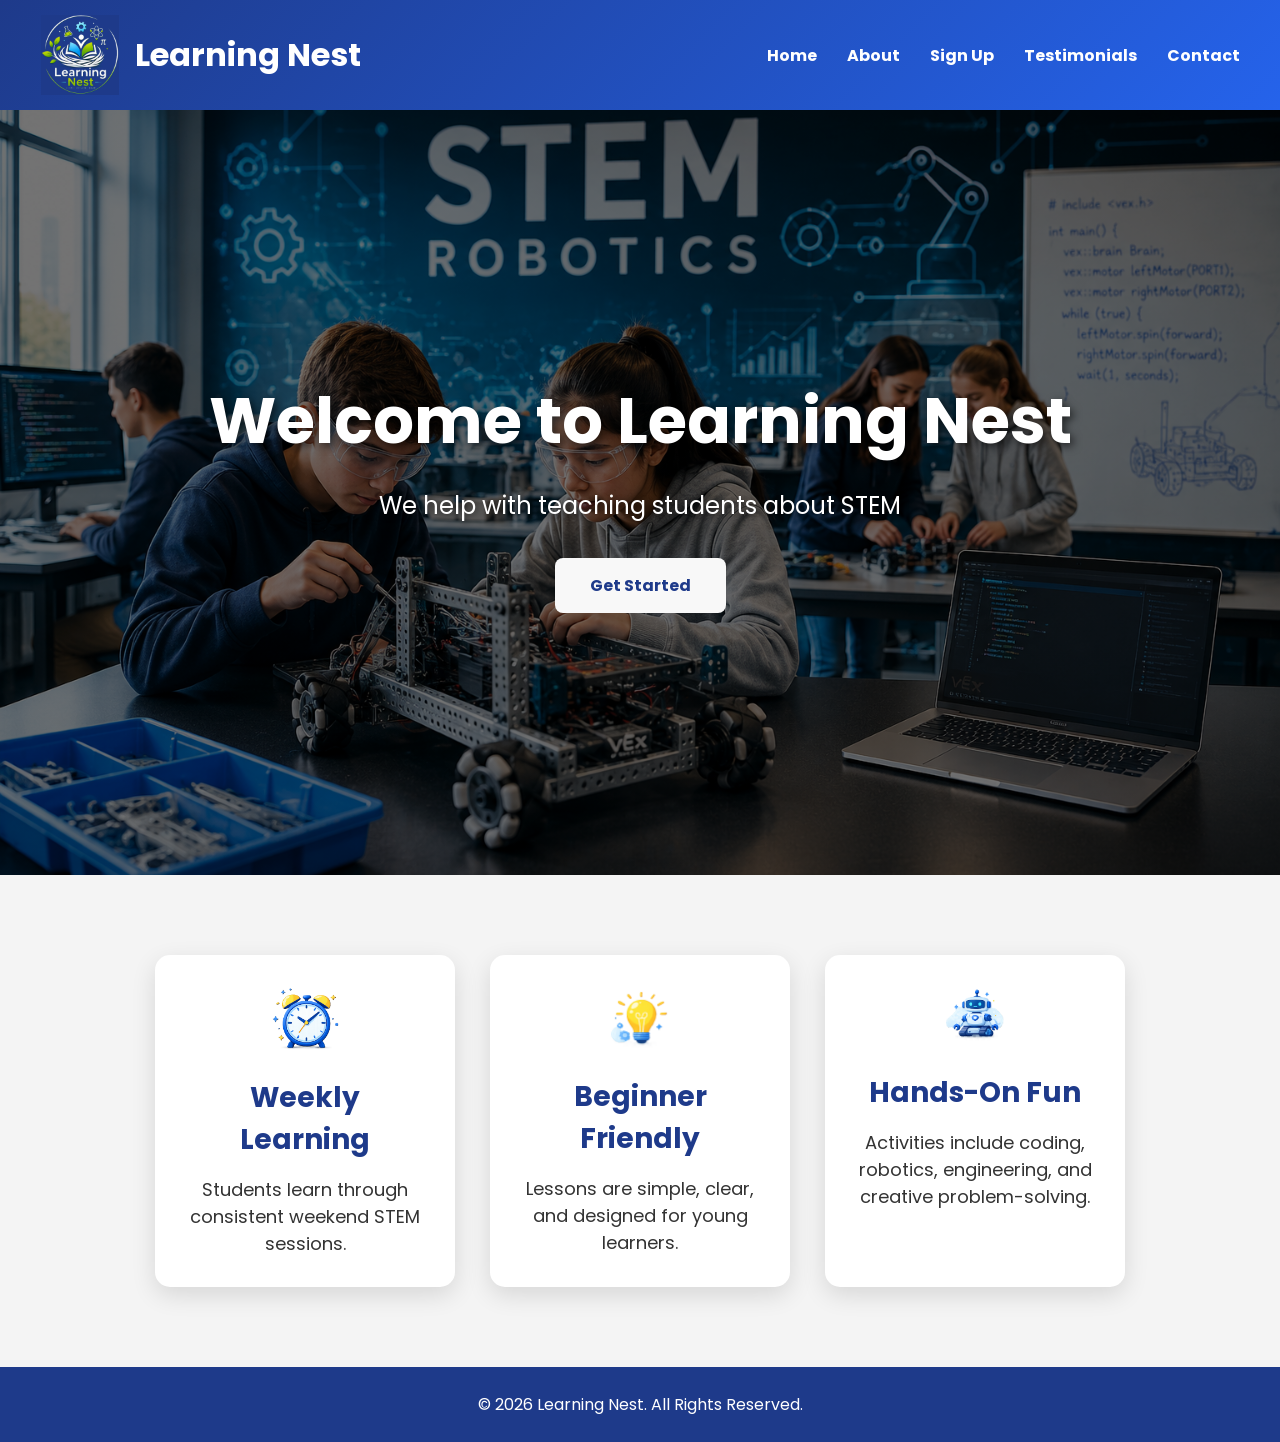
<file: index.html>
<!doctype html>
<html lang="en">
  <head>
    <meta charset="UTF-8" />
    <meta name="viewport" content="width=device-width, initial-scale=1.0" />
    <title>My Website</title>

    <link rel="stylesheet" href="css/styles.css" />
    <link rel="preconnect" href="https://fonts.googleapis.com" />
    <link rel="preconnect" href="https://fonts.gstatic.com" crossorigin />
    <link
      href="https://fonts.googleapis.com/css2?family=Poppins:wght@400;500;600;700;800&display=swap"
      rel="stylesheet"
    />
  </head>

  <body>
    <nav class="navbar">
      <div class="logo-container">
        <img
          src="assets/logo-nest.png"
          alt="Learning Nest Logo"
          class="logo-img"
        />

        <h1 class="logo-text">Learning Nest</h1>
      </div>

      <ul class="nav-links">
        <li><a href="#">Home</a></li>
        <li><a href="about.html">About</a></li>
        <li><a href="signup.html">Sign Up</a></li>
        <li><a href="testimonials.html">Testimonials</a></li>
        <li><a href="contact.html">Contact</a></li>
      </ul>
    </nav>

    <section class="hero">
      <h2>Welcome to Learning Nest</h2>
      <p>We help with teaching students about STEM</p>
      <a href="signup.html" class="btn">Get Started</a>
    </section>

    <section class="features">
      <div class="card">
        <img src="assets/clock-icon.png" alt="Clock Icon" width="50" />

        <h3>Weekly Learning</h3>

        <p>Students learn through consistent weekend STEM sessions.</p>
      </div>

      <div class="card">
        <img src="assets/lightbulb-icon.png" alt="Lightbulb Icon" width="50" />

        <h3>Beginner Friendly</h3>

        <p>Lessons are simple, clear, and designed for young learners.</p>
      </div>

      <div class="card">
        <img src="assets/robot-icon.png" alt="Robot Icon" width="50" />

        <h3>Hands-On Fun</h3>

        <p>Activities include coding, robotics, engineering, and creative problem-solving.</p>
      </div>
    </section>
    <footer>
      <p>&copy; 2026 Learning Nest. All Rights Reserved.</p>
    </footer>
  </body>
</html>
</file>
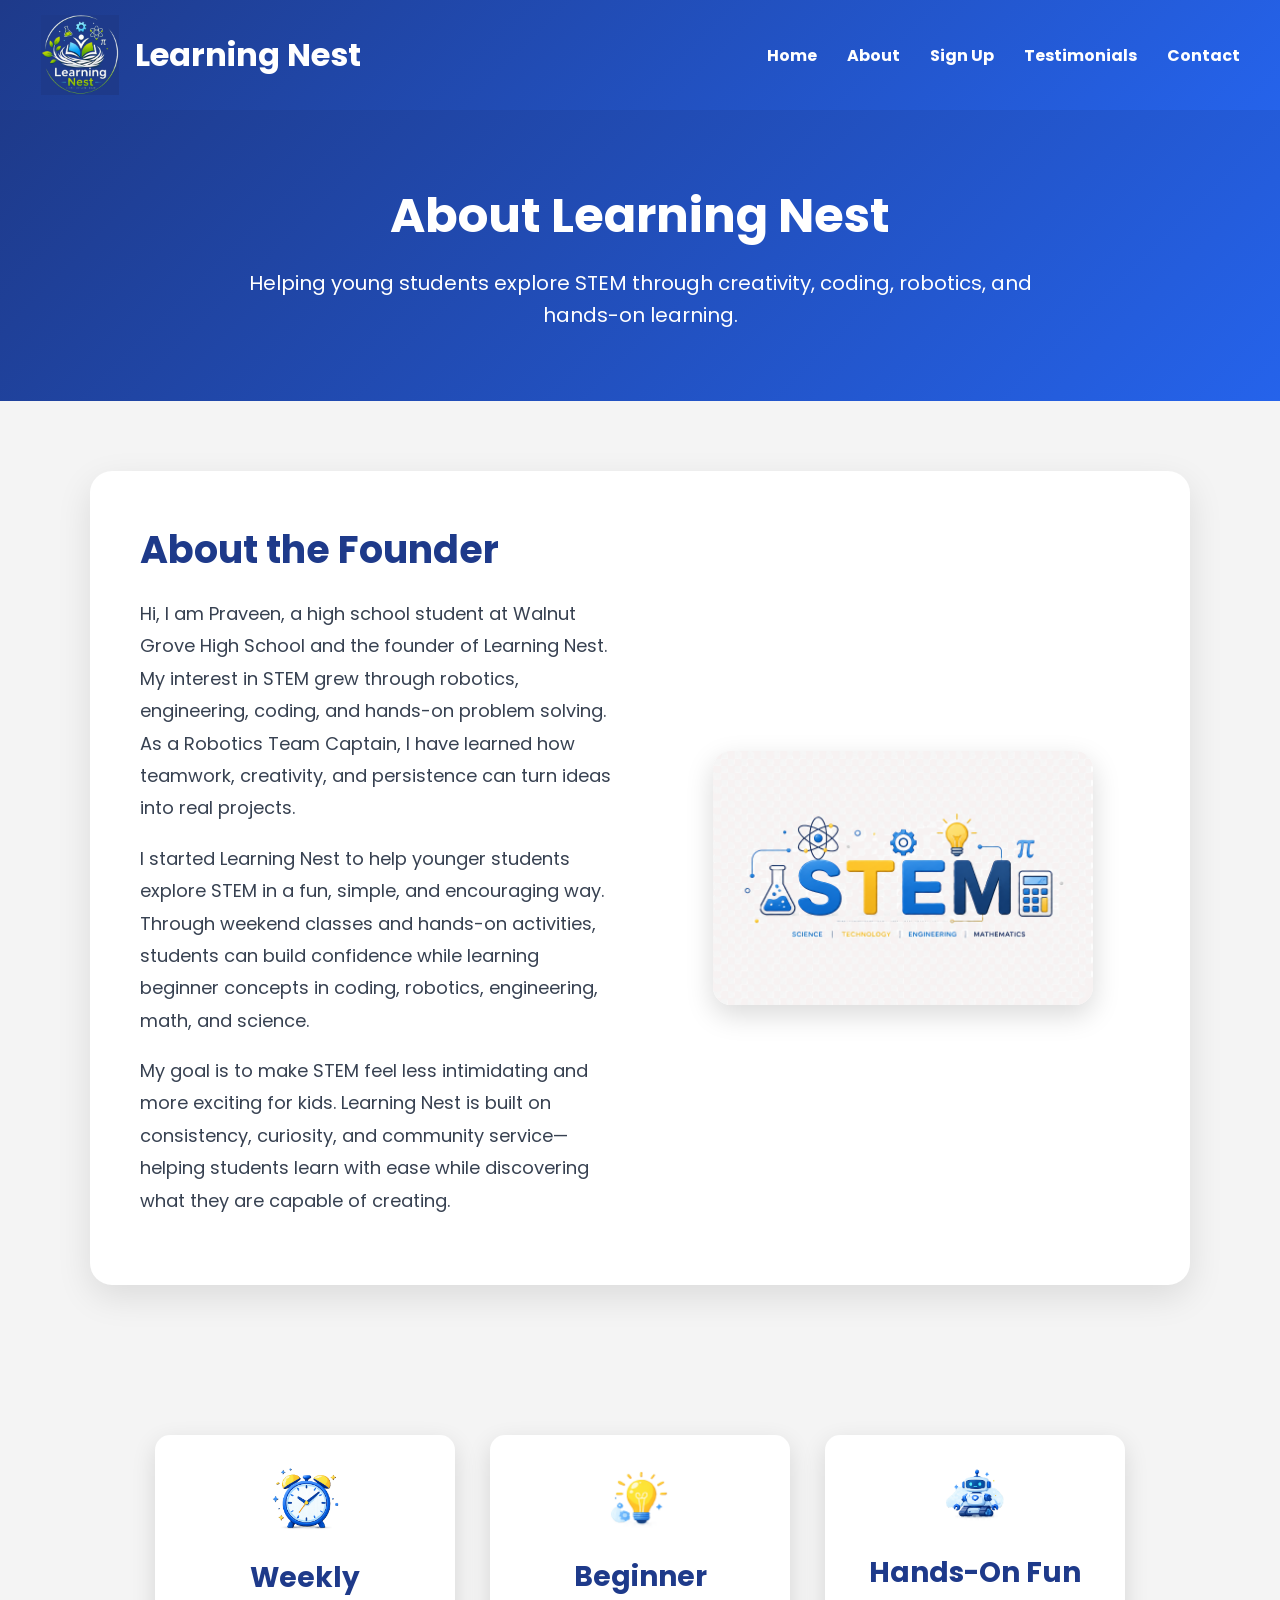
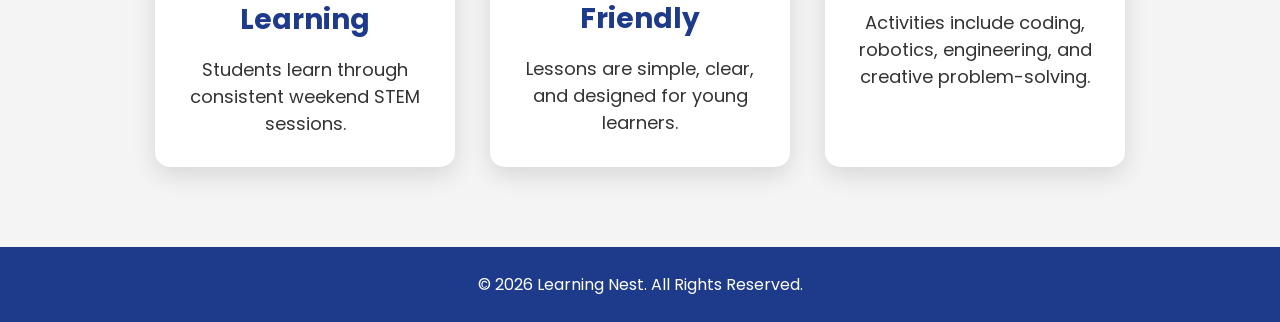
<file: about.html>
<!doctype html>
<html lang="en">
  <head>
    <meta charset="UTF-8" />
    <meta name="viewport" content="width=device-width, initial-scale=1.0" />
    <title>My Website</title>

    <link rel="stylesheet" href="css/styles.css" />
    <link rel="preconnect" href="https://fonts.googleapis.com" />
    <link rel="preconnect" href="https://fonts.gstatic.com" crossorigin />
    <link
      href="https://fonts.googleapis.com/css2?family=Poppins:wght@400;500;600;700;800&display=swap"
      rel="stylesheet"
    />
  </head>

  <body>
    <nav class="navbar">
      <div class="logo-container">
        <img
          src="assets/logo-nest.png"
          alt="Learning Nest Logo"
          class="logo-img"
        />

        <h1 class="logo-text">Learning Nest</h1>
      </div>

      <ul class="nav-links">
        <li><a href="index.html">Home</a></li>
        <li><a href="about.html">About</a></li>
        <li><a href="signup.html">Sign Up</a></li>
        <li><a href="testimonials.html">Testimonials</a></li>
        <li><a href="contact.html">Contact</a></li>
      </ul>
    </nav>

    <section class="about-hero">
      <h2>About Learning Nest</h2>
      <p>
        Helping young students explore STEM through creativity, coding,
        robotics, and hands-on learning.
      </p>
    </section>

    <section class="about">
      <div class="about-text">
        <h1>About the Founder</h1>
        <p>
          Hi, I am Praveen, a high school student at Walnut Grove High School
          and the founder of Learning Nest. My interest in STEM grew through
          robotics, engineering, coding, and hands-on problem solving. As a
          Robotics Team Captain, I have learned how teamwork, creativity, and
          persistence can turn ideas into real projects.
        </p>

        <p>
          I started Learning Nest to help younger students explore STEM in a
          fun, simple, and encouraging way. Through weekend classes and hands-on
          activities, students can build confidence while learning beginner
          concepts in coding, robotics, engineering, math, and science.
        </p>

        <p>
          My goal is to make STEM feel less intimidating and more exciting for
          kids. Learning Nest is built on consistency, curiosity, and community
          service—helping students learn with ease while discovering what they
          are capable of creating.
        </p>
      </div>
      <div class="about-image">
        <!-- This point to the robotics graphic -->
        <img
          src="assets/stem-profile.png"
          alt="STEM and robotics learning graphic"
          class="profile-pic"
        />
      </div>
    </section>

    <section class="features">
      <div class="card">
        <img src="assets/clock-icon.png" alt="Clock Icon" width="50" />

        <h3>Weekly Learning</h3>

        <p>Students learn through consistent weekend STEM sessions.</p>
      </div>

      <div class="card">
        <img src="assets/lightbulb-icon.png" alt="Lightbulb Icon" width="50" />

        <h3>Beginner Friendly</h3>

        <p>Lessons are simple, clear, and designed for young learners.</p>
      </div>

      <div class="card">
        <img src="assets/robot-icon.png" alt="Robot Icon" width="50" />

        <h3>Hands-On Fun</h3>

        <p>
          Activities include coding, robotics, engineering, and creative
          problem-solving.
        </p>
      </div>
    </section>
    <footer>
      <p>&copy; 2026 Learning Nest. All Rights Reserved.</p>
    </footer>
  </body>
</html>
</file>
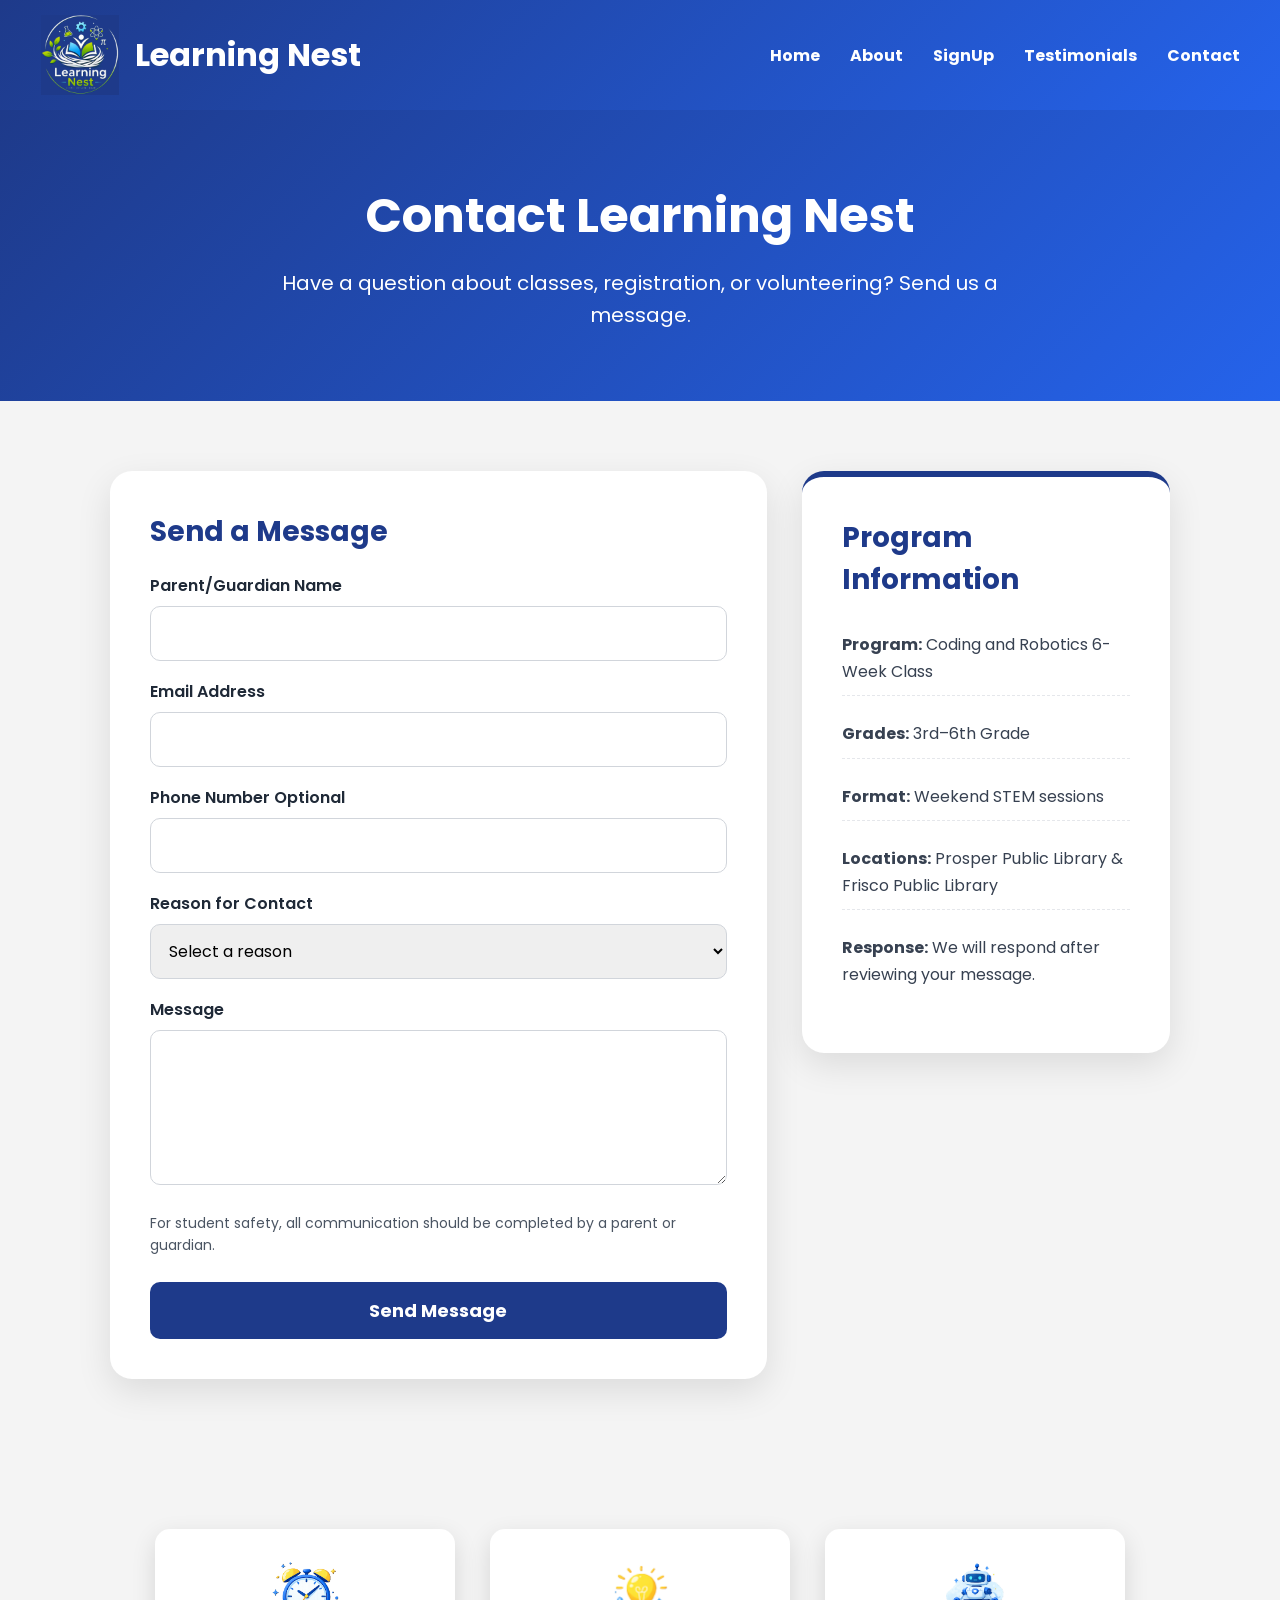
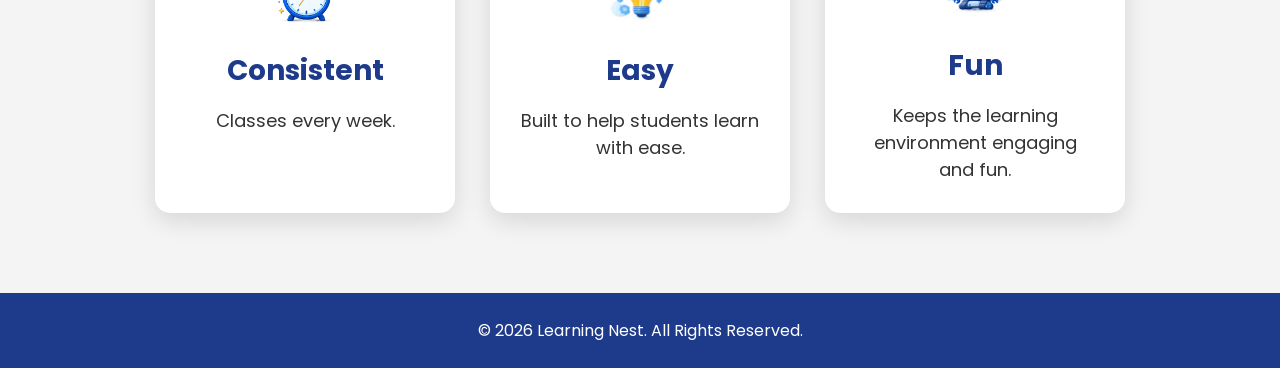
<file: contact.html>
<!doctype html>
<html lang="en">
  <head>
    <meta charset="UTF-8" />
    <meta name="viewport" content="width=device-width, initial-scale=1.0" />
    <title>Contact Us - Learning Nest</title>

    <link rel="stylesheet" href="css/styles.css" />
    <link rel="preconnect" href="https://fonts.googleapis.com" />
    <link rel="preconnect" href="https://fonts.gstatic.com" crossorigin />
    <link
      href="https://fonts.googleapis.com/css2?family=Poppins:wght@400;500;600;700;800&display=swap"
      rel="stylesheet"
    />
  </head>

  <body>
    <nav class="navbar">
      <div class="logo-container">
        <img
          src="assets/logo-nest.png"
          alt="Learning Nest Logo"
          class="logo-img"
        />

        <h1 class="logo-text">Learning Nest</h1>
      </div>

      <ul class="nav-links">
        <li><a href="index.html">Home</a></li>
        <li><a href="about.html">About</a></li>
        <li><a href="signup.html">SignUp</a></li>
        <li><a href="testimonials.html">Testimonials</a></li>
        <li><a href="contact.html">Contact</a></li>
      </ul>
    </nav>

    <section class="page-hero">
      <h2>Contact Learning Nest</h2>
      <p>
        Have a question about classes, registration, or volunteering? Send us a
        message.
      </p>
    </section>

    <!-- FIXED SECTION CLASS -->
    <section class="contact-section">
      <div class="contact-form-card">
        <h3>Send a Message</h3>

        <!-- FIXED FORM TAG AND CLOSING BRACKET -->
        <form
          class="contact-form"
          id="contactForm"
          name="contact"
          method="POST"
          data-netlify="true"
        >
          <!-- HIDDEN FIELD FOR NETLIFY -->
          <input type="hidden" name="form-name" value="contact" />

          <label for="name">Parent/Guardian Name</label>
          <input type="text" id="name" name="name" required />

          <label for="email">Email Address</label>
          <input type="email" id="email" name="email" required />

          <label for="phone">Phone Number Optional</label>
          <input type="tel" id="phone" name="phone" />

          <label for="reason">Reason for Contact</label>
          <select id="reason" name="reason" required>
            <option value="">Select a reason</option>
            <option value="Class Registration">Class Registration</option>
            <option value="Class Schedule">Class Schedule</option>
            <option value="Volunteering">Volunteering</option>
            <option value="General Question">General Question</option>
          </select>

          <label for="message">Message</label>
          <textarea id="message" name="message" rows="5" required></textarea>

          <p class="form-note">
            For student safety, all communication should be completed by a
            parent or guardian.
          </p>

          <button type="submit" class="submit-btn">Send Message</button>
        </form>
      </div>

      <div class="contact-info-card">
        <h3>Program Information</h3>
        <p><strong>Program:</strong> Coding and Robotics 6-Week Class</p>
        <p><strong>Grades:</strong> 3rd–6th Grade</p>
        <p><strong>Format:</strong> Weekend STEM sessions</p>
        <p>
          <strong>Locations:</strong> Prosper Public Library & Frisco Public Library
        </p>
        <p>
          <strong>Response:</strong> We will respond after reviewing your
          message.
        </p>
      </div>
    </section>

    <section class="features">
      <div class="card">
        <img src="assets/clock-icon.png" alt="Clock Icon" width="50" />

        <h3>Consistent</h3>

        <p>Classes every week.</p>
      </div>

      <div class="card">
        <img src="assets/lightbulb-icon.png" alt="Lightbulb Icon" width="50" />

        <h3>Easy</h3>

        <p>Built to help students learn with ease.</p>
      </div>

      <div class="card">
        <img src="assets/robot-icon.png" alt="Robot Icon" width="50" />

        <h3>Fun</h3>

        <p>Keeps the learning environment engaging and fun.</p>
      </div>
    </section>

    <footer>
      <p>&copy; 2026 Learning Nest. All Rights Reserved.</p>
    </footer>
    <script src="js/main.js"></script>
  </body>
</html>
</file>
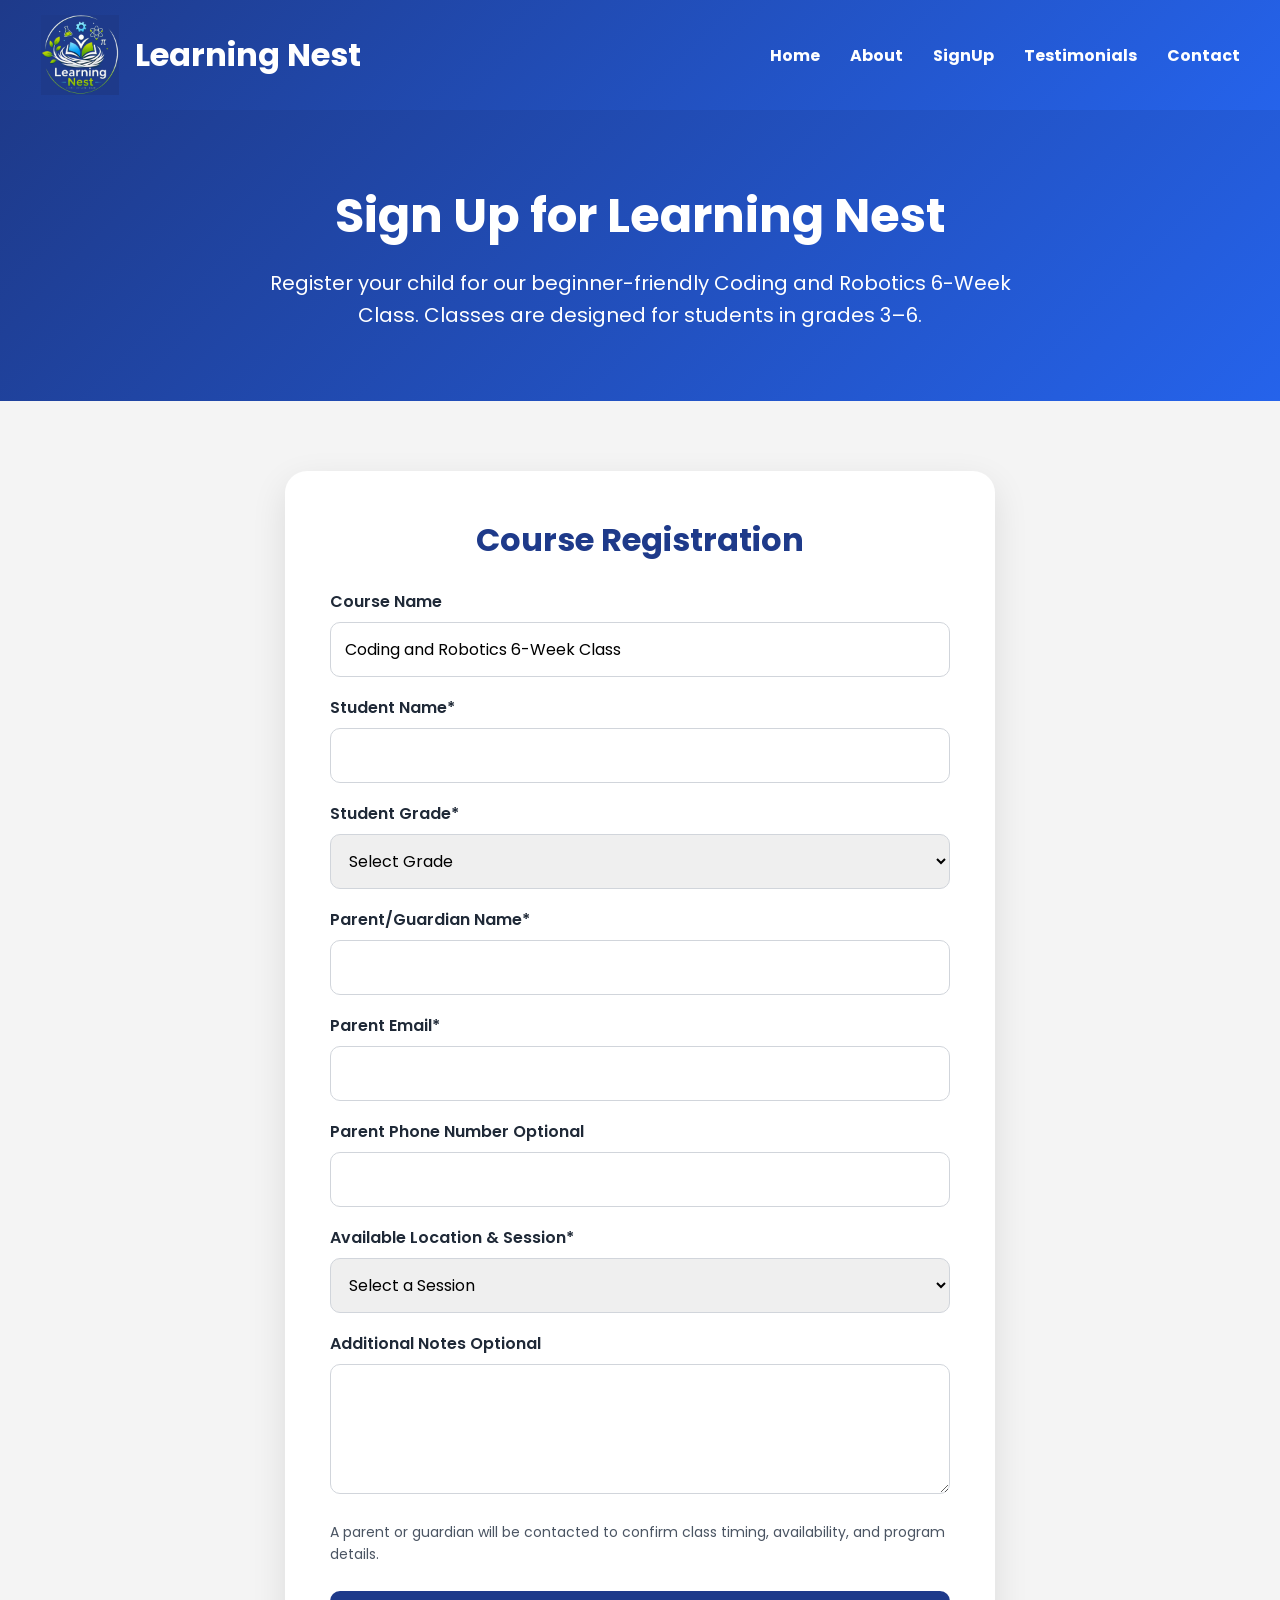
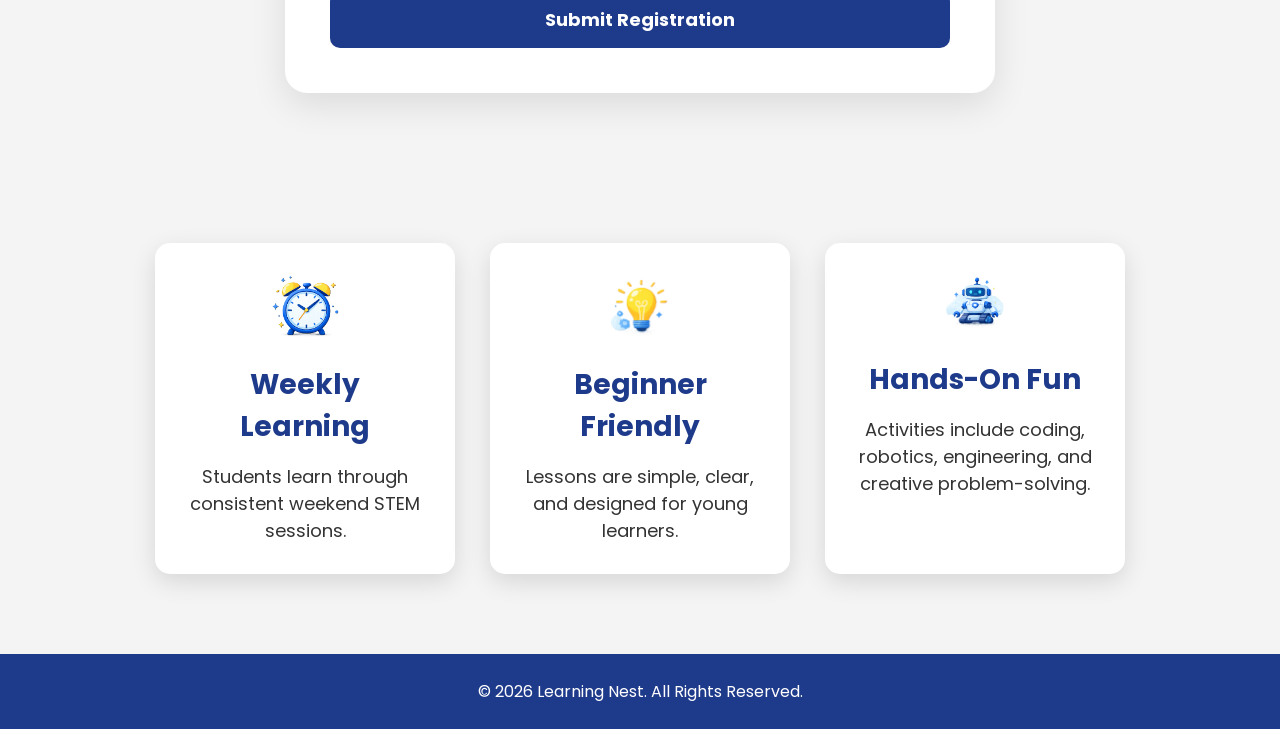
<file: signup.html>
<!doctype html>
<html lang="en">
  <head>
    <meta charset="UTF-8" />
    <meta name="viewport" content="width=device-width, initial-scale=1.0" />
    <title>My Website</title>

    <link rel="stylesheet" href="css/styles.css" />
    <link rel="preconnect" href="https://fonts.googleapis.com" />
    <link rel="preconnect" href="https://fonts.gstatic.com" crossorigin />
    <link
      href="https://fonts.googleapis.com/css2?family=Poppins:wght@400;500;600;700;800&display=swap"
      rel="stylesheet"
    />
  </head>

  <body>
    <nav class="navbar">
      <div class="logo-container">
        <img
          src="assets/logo-nest.png"
          alt="Learning Nest Logo"
          class="logo-img"
        />

        <h1 class="logo-text">Learning Nest</h1>
      </div>

      <ul>
        <li><a href="index.html">Home</a></li>
        <li><a href="about.html">About</a></li>
        <li><a href="signup.html">SignUp</a></li>
        <li><a href="testimonials.html">Testimonials</a></li>
        <li><a href="contact.html">Contact</a></li>
      </ul>
    </nav>

    <section class="signup-hero">
      <h2>Sign Up for Learning Nest</h2>
      <p>
        Register your child for our beginner-friendly Coding and Robotics 6-Week
        Class. Classes are designed for students in grades 3–6.
      </p>
    </section>

    <section class="signup-section">
      <form
        class="signup-form"
        id="signupForm"
        name="signup"
        method="POST"
        data-netlify="true"
      >
        <!-- ADD THIS HIDDEN FIELD -->
        <input type="hidden" name="form-name" value="signup" />
        <h3>Course Registration</h3>

        <label for="course">Course Name</label>
        <input
          type="text"
          id="course"
          name="course"
          value="Coding and Robotics 6-Week Class"
          readonly
        />

        <label for="studentName">Student Name*</label>
        <input type="text" id="studentName" name="studentName" required />

        <label for="studentGrade">Student Grade*</label>
        <select id="studentGrade" name="studentGrade" required>
          <option value="">Select Grade</option>
          <option value="3rd Grade">3rd Grade</option>
          <option value="4th Grade">4th Grade</option>
          <option value="5th Grade">5th Grade</option>
          <option value="6th Grade">6th Grade</option>
        </select>

        <label for="parentName">Parent/Guardian Name*</label>
        <input type="text" id="parentName" name="parentName" required />

        <label for="parentEmail">Parent Email*</label>
        <input type="email" id="parentEmail" name="parentEmail" required />

        <label for="parentPhone">Parent Phone Number Optional</label>
        <input type="tel" id="parentPhone" name="parentPhone" />

        <label for="classSchedule">Available Location & Session*</label>
        <select id="classSchedule" name="classSchedule" required>
          <option value="">Select a Session</option>
          <option value="Prosper Public Library (Saturday Morning - 11:00 AM)">
            Prosper Public Library (Morning — 11:00 AM)
          </option>
          <option value="Frisco Public Library (Saturday Afternoon - 3:00 PM)">
            Frisco Public Library (Afternoon — 3:00 PM)
          </option>
        </select>
        <label for="notes">Additional Notes Optional</label>
        <textarea id="notes" name="notes" rows="4"></textarea>

        <p class="form-note">
          A parent or guardian will be contacted to confirm class timing,
          availability, and program details.
        </p>

        <button type="submit" class="submit-btn">Submit Registration</button>
      </form>
    </section>

    <section class="features">
      <div class="card">
        <img src="assets/clock-icon.png" alt="Clock Icon" width="50" />

        <h3>Weekly Learning</h3>

        <p>Students learn through consistent weekend STEM sessions.</p>
      </div>

      <div class="card">
        <img src="assets/lightbulb-icon.png" alt="Lightbulb Icon" width="50" />

        <h3>Beginner Friendly</h3>

        <p>Lessons are simple, clear, and designed for young learners.</p>
      </div>

      <div class="card">
        <img src="assets/robot-icon.png" alt="Robot Icon" width="50" />

        <h3>Hands-On Fun</h3>

        <p>
          Activities include coding, robotics, engineering, and creative
          problem-solving.
        </p>
      </div>
    </section>
    <footer>
      <p>&copy; 2026 Learning Nest. All Rights Reserved.</p>
    </footer>
    <script src="js/main.js"></script>
  </body>
</html>
</file>
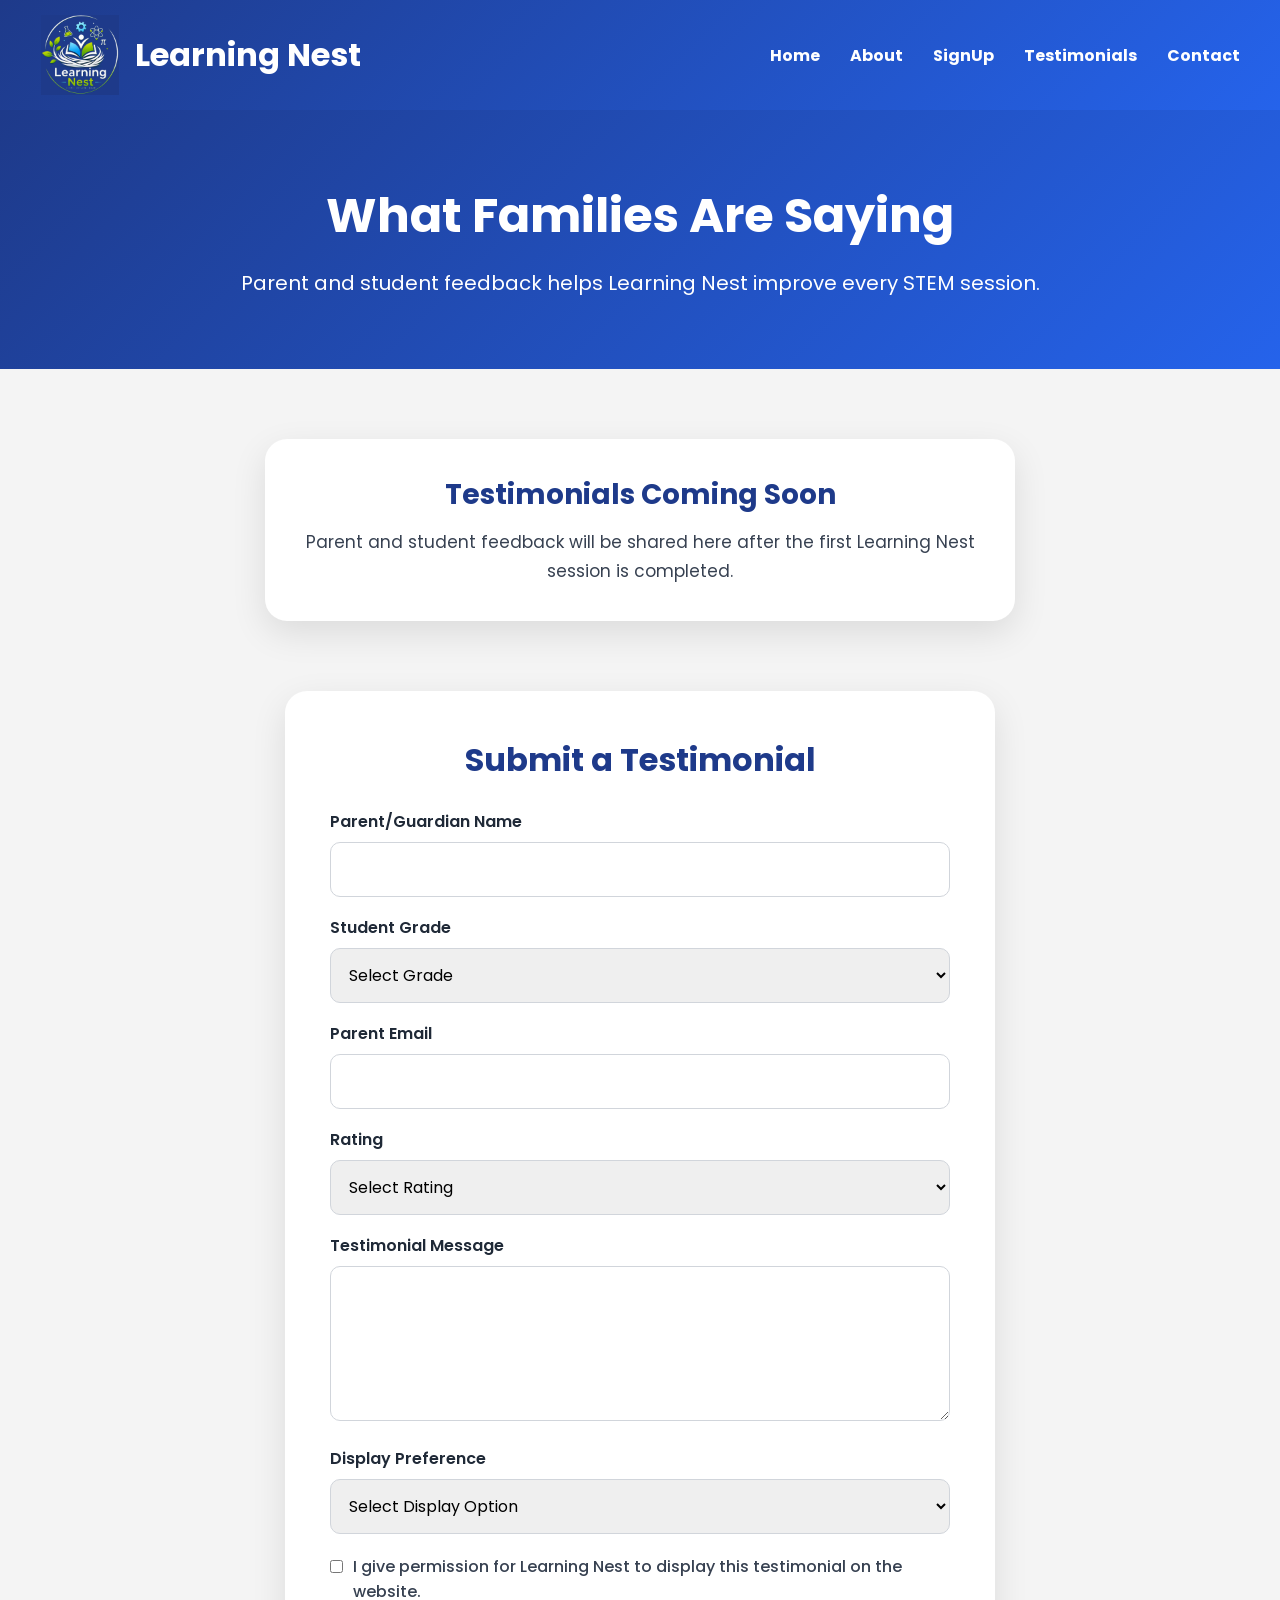
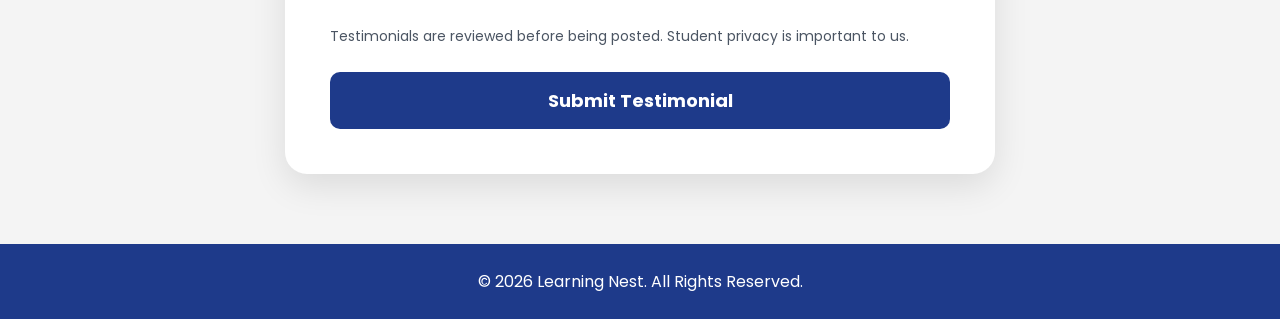
<file: testimonials.html>
<!doctype html>
<html lang="en">
  <head>
    <meta charset="UTF-8" />
    <meta name="viewport" content="width=device-width, initial-scale=1.0" />
    <title>My Website</title>

    <link rel="stylesheet" href="css/styles.css" />
    <link rel="preconnect" href="https://fonts.googleapis.com" />
    <link rel="preconnect" href="https://fonts.gstatic.com" crossorigin />
    <link
      href="https://fonts.googleapis.com/css2?family=Poppins:wght@400;500;600;700;800&display=swap"
      rel="stylesheet"
    />
  </head>

  <body>
    <nav class="navbar">
      <div class="logo-container">
        <img
          src="assets/logo-nest.png"
          alt="Learning Nest Logo"
          class="logo-img"
        />

        <h1 class="logo-text">Learning Nest</h1>
      </div>

      <ul class="nav-links">
        <li><a href="index.html">Home</a></li>
        <li><a href="about.html">About</a></li>
        <li><a href="signup.html">SignUp</a></li>
        <li><a href="testimonials.html">Testimonials</a></li>
        <li><a href="contact.html">Contact</a></li>
      </ul>
    </nav>

    <section class="page-hero">
      <h2>What Families Are Saying</h2>
      <p>
        Parent and student feedback helps Learning Nest improve every STEM
        session.
      </p>
    </section>

    <section class="testimonials-section">
      <div class="coming-soon-card">
        <h3>Testimonials Coming Soon</h3>
        <p>
          Parent and student feedback will be shared here after the first
          Learning Nest session is completed.
        </p>
      </div>
    </section>

    <section class="testimonial-submit-section">
      <form
        class="testimonial-form"
        id="testimonialForm"
        name="testimonials"
        method="POST"
        data-netlify="true"
      >
        <!-- ADD THIS HIDDEN FIELD -->
        <input type="hidden" name="form-name" value="testimonials" />
        <h3>Submit a Testimonial</h3>

        <label for="parentName">Parent/Guardian Name</label>
        <input type="text" id="parentName" name="parentName" required />

        <label for="studentGrade">Student Grade</label>
        <select id="studentGrade" name="studentGrade" required>
          <option value="">Select Grade</option>
          <option value="3rd Grade">3rd Grade</option>
          <option value="4th Grade">4th Grade</option>
          <option value="5th Grade">5th Grade</option>
          <option value="6th Grade">6th Grade</option>
        </select>

        <label for="parentEmail">Parent Email</label>
        <input type="email" id="parentEmail" name="parentEmail" required />

        <label for="rating">Rating</label>
        <select id="rating" name="rating" required>
          <option value="">Select Rating</option>
          <option value="5 Stars">5 Stars</option>
          <option value="4 Stars">4 Stars</option>
          <option value="3 Stars">3 Stars</option>
        </select>

        <label for="testimonial">Testimonial Message</label>
        <textarea
          id="testimonial"
          name="testimonial"
          rows="5"
          required
        ></textarea>

        <label for="displayName">Display Preference</label>
        <select id="displayName" name="displayName" required>
          <option value="">Select Display Option</option>
          <option value="First Name Only">Use first name only</option>
          <option value="Parent of Student">Use “Parent of a Student”</option>
          <option value="Anonymous">Keep anonymous</option>
        </select>

        <div class="checkbox-group">
          <input type="checkbox" id="permission" name="permission" required />
          <label for="permission">
            I give permission for Learning Nest to display this testimonial on
            the website.
          </label>
        </div>

        <p class="form-note">
          Testimonials are reviewed before being posted. Student privacy is
          important to us.
        </p>

        <button type="submit" class="submit-btn">Submit Testimonial</button>
      </form>
    </section>

    <footer>
      <p>&copy; 2026 Learning Nest. All Rights Reserved.</p>
    </footer>
    <script src="js/main.js"></script>
  </body>
</html>
</file>
<file: css/styles.css>
/* Reset */
* {
  margin: 0;
  padding: 0;
  box-sizing: border-box;
  font-family: "Poppins", Arial, sans-serif;
}

body {
  background: #f4f4f4;
  color: #333;
} 
/* Navigation */
nav {
  background: linear-gradient(135deg, #1e3a8a, #2563eb);
  color: white;
  display: flex;
  justify-content: space-between;
  align-items: center;
  padding: 18px 50px;
  position: sticky;
  top: 0;
  z-index: 100;
}
nav h1 {
  font-size: 30px;
}
nav ul {
  list-style: none;
  display: flex;
  gap: 30px;
}
nav a {
  color: white;
  text-decoration: none;
  font-weight: bold;
  transition: 0.3s;
}
nav a:hover {
  color: #ffd700;
} /* NAVIGATION BAR */
.navbar {
  display: flex;
  justify-content: space-between;
  align-items: center;
  background: linear-gradient(135deg, #1e3a8a, #2563eb);
  padding: 15px 40px;
} /* Logo Section */
.logo-container {
  display: flex;
  align-items: center;
  gap: 15px;
}
.logo-img {
  width: 80px;
  height: 80px;
  object-fit: contain;
  display: block;
}
.logo-text {
  color: white;
  font-size: 2rem;
  font-weight: 700;
  margin: 0;
  line-height: 1;
} /* HERO */
.hero {
  height: 85vh;
  background:
    linear-gradient(rgba(0, 0, 0, 0.55), rgba(0, 0, 0, 0.55)),
    url("../assets/hero-robotics.png");
  background-size: cover;
  background-position: center;
  background-repeat: no-repeat;
  display: flex;
  justify-content: center;
  align-items: center;
  flex-direction: column;
  text-align: center;
  color: white;
  padding: 20px;
}

.hero h2 {
  font-size: 64px;
  margin-bottom: 20px;
  text-shadow: 3px 3px 8px rgba(0, 0, 0, 0.6);
}
.hero p {
  font-size: 24px;
  margin-bottom: 35px;
  text-shadow: 2px 2px 6px rgba(0, 0, 0, 0.6);
}
.btn {
  background: #f8f8f8;
  color: #1e3a8a;
  padding: 15px 35px;
  border-radius: 8px;
  text-decoration: none;
  font-weight: bold;
  transition: 0.3s;
}
.btn:hover {
  background: #ffd700;
  color: black;
  transform: scale(1.08);
}

/* ABOUT */
.about {
  display: flex;
  justify-content: center;
  align-items: center;
  gap: 50px;
  max-width: 1100px;
  margin: 70px auto;
  padding: 50px;
  background: white;
  border-radius: 22px;
  box-shadow: 0 12px 35px rgba(0, 0, 0, 0.1);
}

.about-text {
  flex: 1;
}

.about-text h1 {
  font-size: 38px;
  color: #1e3a8a;
  margin-bottom: 20px;
}

.about-text p {
  font-size: 18px;
  line-height: 1.8;
  color: #374151;
  margin-bottom: 18px;
}

.about-image {
  flex: 1;
  display: flex;
  justify-content: center;
}

.profile-pic {
  width: 100%;
  max-width: 380px;
  border-radius: 18px;
  box-shadow: 0 10px 28px rgba(0, 0, 0, 0.15);
}

.about-hero {
  background: linear-gradient(135deg, #1e3a8a, #2563eb);
  color: white;
  text-align: center;
  padding: 70px 20px;
}

.about-hero h2 {
  font-size: 48px;
  margin-bottom: 15px;
}

.about-hero p {
  font-size: 20px;
  max-width: 800px;
  margin: 0 auto;
  line-height: 1.6;
}

/* FEATURES */
.features {
  display: flex;
  justify-content: center;
  gap: 35px;
  padding: 80px 20px;
  flex-wrap: wrap;
}
.card {
  background: white;
  width: 300px;
  padding: 30px;
  border-radius: 15px;
  box-shadow: 0 8px 25px rgba(0, 0, 0, 0.12);
  text-align: center;
  transition: 0.3s;
}
.card:hover {
  transform: translateY(-10px);
}
.card img {
  width: 70px;
  margin-bottom: 20px;
  transition: 0.3s;
}
.card:hover img {
  transform: scale(1.15);
}
.card h3 {
  margin-bottom: 15px;
  color: #1e3a8a;
  font-size: 28px;
}
.card p {
  font-size: 18px;
  line-height: 1.5;
}

/* Sign-up */
.signup-hero {
  background: linear-gradient(135deg, #1e3a8a, #2563eb);
  color: white;
  text-align: center;
  padding: 70px 20px;
}

.signup-hero h2 {
  font-size: 48px;
  margin-bottom: 15px;
}

.signup-hero p {
  font-size: 20px;
  max-width: 800px;
  margin: 0 auto;
  line-height: 1.6;
}

.signup-section {
  max-width: 750px;
  margin: 70px auto;
  padding: 0 20px;
}

.signup-form {
  background: white;
  padding: 45px;
  border-radius: 22px;
  box-shadow: 0 12px 35px rgba(0, 0, 0, 0.1);
}

.signup-form h3 {
  color: #1e3a8a;
  font-size: 32px;
  margin-bottom: 25px;
  text-align: center;
}

.signup-form label {
  display: block;
  margin-top: 18px;
  margin-bottom: 8px;
  font-weight: 600;
  color: #1f2937;
}

.signup-form input,
.signup-form select,
.signup-form textarea {
  width: 100%;
  padding: 14px;
  border: 1px solid #d1d5db;
  border-radius: 10px;
  font-size: 16px;
  font-family: inherit;
}

.signup-form input:focus,
.signup-form select:focus,
.signup-form textarea:focus {
  outline: none;
  border-color: #1e3a8a;
  box-shadow: 0 0 0 3px rgba(30, 58, 138, 0.15);
}

.form-note {
  font-size: 14px;
  color: #4b5563;
  margin-top: 20px;
  line-height: 1.6;
}

.submit-btn {
  width: 100%;
  margin-top: 25px;
  padding: 15px;
  background: #1e3a8a;
  color: white;
  border: none;
  border-radius: 10px;
  font-size: 18px;
  font-weight: 700;
  cursor: pointer;
  transition: 0.3s;
}

.submit-btn:hover {
  background: #ffd700;
  color: #111827;
}

.page-hero {
  background: linear-gradient(135deg, #1e3a8a, #2563eb);
  color: white;
  text-align: center;
  padding: 70px 20px;
}

.page-hero h2 {
  font-size: 48px;
  margin-bottom: 15px;
}

.page-hero p {
  font-size: 20px;
  max-width: 800px;
  margin: 0 auto;
  line-height: 1.6;
}

/*TESTIMONIALS */
.testimonials-section {
  max-width: 1100px;
  margin: 70px auto;
  padding: 0 20px;
  display: flex;
  gap: 30px;
  justify-content: center;
  flex-wrap: wrap;
}

.testimonial-card {
  background: white;
  width: 320px;
  padding: 30px;
  border-radius: 20px;
  box-shadow: 0 12px 35px rgba(0, 0, 0, 0.1);
}

.stars {
  color: #f59e0b;
  font-size: 22px;
  margin-bottom: 15px;
}

.testimonial-card p {
  font-size: 16px;
  line-height: 1.7;
  color: #374151;
  margin-bottom: 20px;
}

.testimonial-card h4 {
  color: #1e3a8a;
  font-size: 16px;
}

.testimonial-note {
  text-align: center;
  max-width: 800px;
  margin: -30px auto 70px;
  padding: 0 20px;
  color: #4b5563;
}

.coming-soon-card {
  background: white;
  max-width: 750px;
  width: 100%;
  padding: 35px;
  border-radius: 22px;
  box-shadow: 0 12px 35px rgba(0, 0, 0, 0.1);
  text-align: center;
}

.coming-soon-card h3 {
  color: #1e3a8a;
  font-size: 28px;
  margin-bottom: 12px;
}

.coming-soon-card p {
  font-size: 17px;
  line-height: 1.7;
  color: #374151;
}

.testimonial-submit-section {
  max-width: 750px;
  margin: 70px auto;
  padding: 0 20px;
}

.testimonial-form {
  background: white;
  padding: 45px;
  border-radius: 22px;
  box-shadow: 0 12px 35px rgba(0, 0, 0, 0.1);
}

.testimonial-form h3 {
  color: #1e3a8a;
  font-size: 32px;
  margin-bottom: 25px;
  text-align: center;
}

.testimonial-form label {
  display: block;
  margin-top: 18px;
  margin-bottom: 8px;
  font-weight: 600;
  color: #1f2937;
}

.testimonial-form input,
.testimonial-form select,
.testimonial-form textarea {
  width: 100%;
  padding: 14px;
  border: 1px solid #d1d5db;
  border-radius: 10px;
  font-size: 16px;
  font-family: inherit;
}

.testimonial-form input:focus,
.testimonial-form select:focus,
.testimonial-form textarea:focus {
  outline: none;
  border-color: #1e3a8a;
  box-shadow: 0 0 0 3px rgba(30, 58, 138, 0.15);
}

.checkbox-group {
  display: flex;
  align-items: flex-start;
  gap: 10px;
  margin-top: 20px;
}

.checkbox-group input {
  width: auto;
  margin-top: 6px;
}

.checkbox-group label {
  margin: 0;
  font-weight: 500;
  line-height: 1.6;
  color: #374151;
}

/* CONTACTS */

.contact-section {
  max-width: 1100px;
  margin: 70px auto;
  padding: 0 20px;
  display: flex;
  gap: 35px;
  align-items: flex-start;
}

.contact-form-card,
.contact-info-card {
  background: white;
  padding: 40px;
  border-radius: 22px;
  box-shadow: 0 12px 35px rgba(0, 0, 0, 0.1);
}

.contact-form-card {
  flex: 2;
}

.contact-info-card {
  flex: 1;
}

.contact-form-card h3,
.contact-info-card h3 {
  color: #1e3a8a;
  font-size: 28px;
  margin-bottom: 20px;
}

.contact-form label {
  display: block;
  margin-top: 18px;
  margin-bottom: 8px;
  font-weight: 600;
  color: #1f2937;
}

.contact-form input,
.contact-form select,
.contact-form textarea {
  width: 100%;
  padding: 14px;
  border: 1px solid #d1d5db;
  border-radius: 10px;
  font-size: 16px;
  font-family: inherit;
}

.contact-form input:focus,
.contact-form select:focus,
.contact-form textarea:focus {
  outline: none;
  border-color: #1e3a8a;
  box-shadow: 0 0 0 3px rgba(30, 58, 138, 0.15);
}

.contact-info-card p {
  font-size: 16px;
  line-height: 1.7;
  margin-bottom: 14px;
  color: #374151;
}

@media (max-width: 800px) {
  .contact-section {
    flex-direction: column;
  }

  .contact-form-card,
  .contact-info-card {
    width: 100%;
  }

  .page-hero h2 {
    font-size: 36px;
  }
}

.contact-info-card {
  background: white;
  padding: 40px;
  border-radius: 22px;
  box-shadow: 0 12px 35px rgba(0, 0, 0, 0.1);
  border-top: 6px solid #1e3a8a; /* Accent line on top */
}

.contact-info-card p {
  padding: 10px 0;
  border-bottom: 1px dashed #e5e7eb; /* Clean separator line between info items */
}

.contact-info-card p:last-child {
  border-bottom: none;
}

/* Footer */
footer {
  background: #1e3a8a;
  color: white;
  text-align: center;
  padding: 25px;
}

/* ==========================================
   Mobile Responsive Adjustments
   ========================================== */

/* Tablet & Mobile Screens (800px and smaller) */
@media (max-width: 800px) {
  /* Navigation Bar Stack */
  .navbar {
    flex-direction: column;
    gap: 15px;
    padding: 15px 20px;
    text-align: center;
  }

  .nav-links, nav ul {
    flex-wrap: wrap;
    justify-content: center;
    gap: 15px;
  }

  /* Hero Section */
  .hero {
    height: auto;
    padding: 80px 20px;
  }

  .hero h2, .about-hero h2, .signup-hero h2, .page-hero h2 {
    font-size: 36px;
  }

  .hero p, .about-hero p, .signup-hero p, .page-hero p {
    font-size: 18px;
  }

  /* About Section Side-by-Side to Vertical */
  .about {
    flex-direction: column;
    padding: 30px 20px;
    margin: 30px auto;
    gap: 30px;
  }

  .about-text h1 {
    font-size: 28px;
  }

  /* Contact Section Stack */
  .contact-section {
    flex-direction: column;
  }

  .contact-form-card,
  .contact-info-card {
    width: 100%;
    padding: 25px;
  }

  /* Form Container Spacing */
  .signup-section,
  .testimonial-submit-section {
    padding: 0 15px;
    margin: 30px auto;
  }

  .signup-form,
  .testimonial-form {
    padding: 25px 20px;
  }

  /* Feature Cards */
  .features {
    padding: 40px 15px;
    gap: 20px;
  }

  .card {
    width: 100%;
  }
}
</file>
